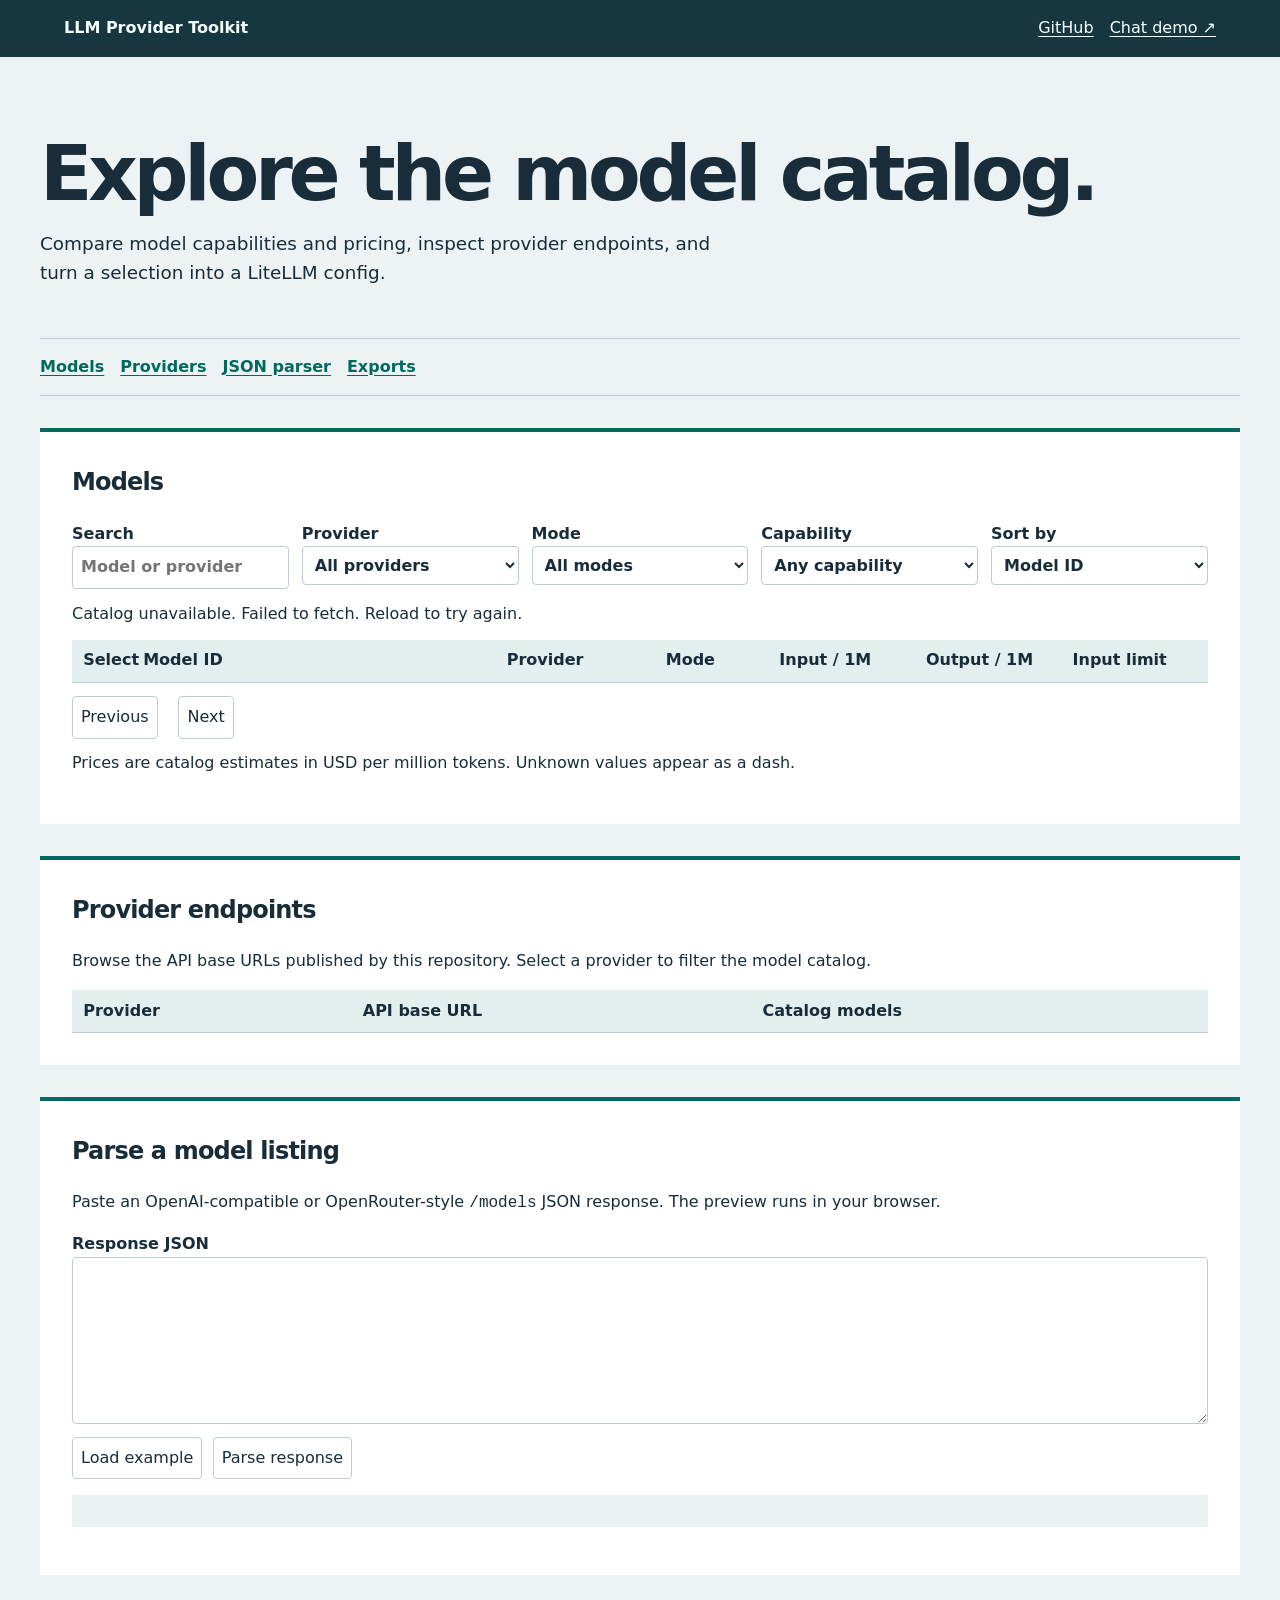
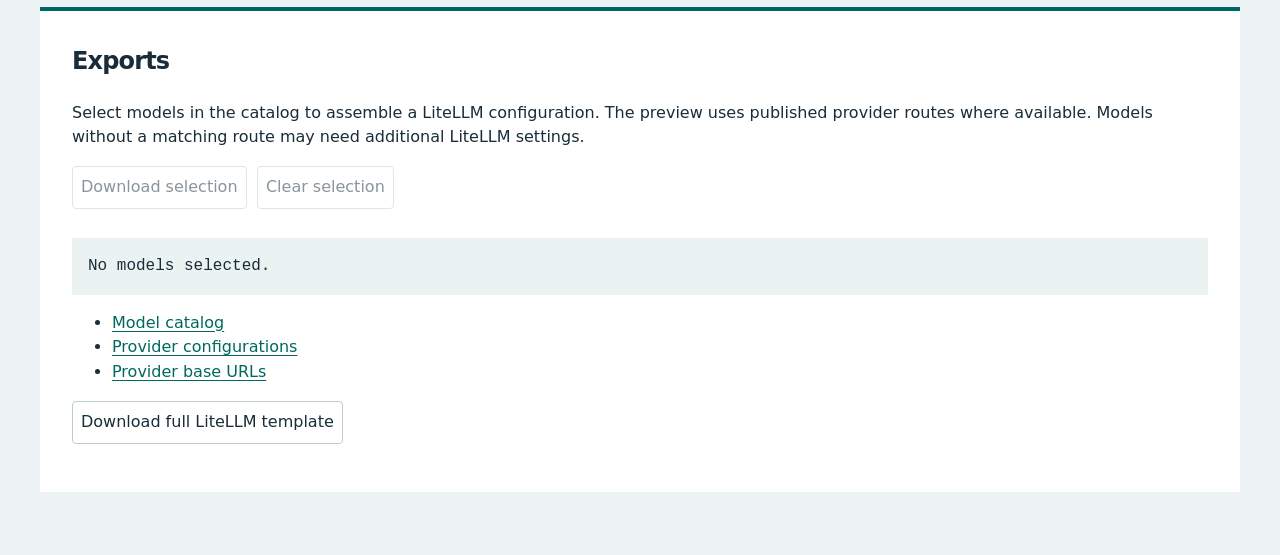
<file: docs/index.html>
<!doctype html>
<html lang="en"><head><meta charset="utf-8"><meta name="viewport" content="width=device-width, initial-scale=1">
<title>LLM Provider Toolkit</title><link rel="stylesheet" href="./toolkit/toolkit.css"></head>
<body>
<header><a class="brand" href="./">LLM Provider Toolkit</a><nav><a href="https://github.com/ai-llm-experiments/llm-provider-toolkit">GitHub</a><a href="./chat/">Chat demo ↗</a></nav></header>
<main>
<section class="intro"><h1>Explore the model catalog.</h1><p>Compare model capabilities and pricing, inspect provider endpoints, and turn a selection into a LiteLLM config.</p></section>
<nav class="views" aria-label="Toolkit views"><a href="#models">Models</a><a href="#providers">Providers</a><a href="#parser">JSON parser</a><a href="#exports">Exports</a></nav>
<section id="models"><h2>Models</h2>
<form id="filters"><label>Search<input id="query" type="search" placeholder="Model or provider"></label><label>Provider<select id="provider"><option value="">All providers</option></select></label><label>Mode<select id="mode"><option value="">All modes</option></select></label><label>Capability<select id="capability"><option value="">Any capability</option><option value="supports_vision">Vision</option><option value="supports_function_calling">Function calling</option><option value="supports_response_schema">Response schema</option><option value="supports_prompt_caching">Prompt caching</option></select></label><label>Sort by<select id="sort"><option value="name">Model ID</option><option value="input_cost_per_token">Input price</option><option value="output_cost_per_token">Output price</option><option value="max_input_tokens">Input limit</option></select></label></form>
<p id="status" role="status">Loading catalog…</p>
<div class="table" tabindex="0" role="region" aria-label="Model results"><table class="model-table"><thead><tr><th scope="col">Select</th><th scope="col">Model ID</th><th scope="col">Provider</th><th scope="col">Mode</th><th scope="col">Input / 1M</th><th scope="col">Output / 1M</th><th scope="col">Input limit</th></tr></thead><tbody id="rows"></tbody></table></div>
<div class="actions"><button id="prev">Previous</button><span id="page"></span><button id="next">Next</button></div>
<p>Prices are catalog estimates in USD per million tokens. Unknown values appear as a dash.</p></section>
<section id="providers"><h2>Provider endpoints</h2><p>Browse the API base URLs published by this repository. Select a provider to filter the model catalog.</p><div class="table"><table><thead><tr><th scope="col">Provider</th><th scope="col">API base URL</th><th scope="col">Catalog models</th></tr></thead><tbody id="endpoints"></tbody></table></div></section>
<section id="parser"><h2>Parse a model listing</h2><p>Paste an OpenAI-compatible or OpenRouter-style <code>/models</code> JSON response. The preview runs in your browser.</p><label for="payload">Response JSON</label><textarea id="payload" rows="6" spellcheck="false"></textarea><div class="actions"><button id="sample">Load example</button><button id="parse">Parse response</button></div><pre id="parsed" aria-live="polite"></pre></section>
<section id="exports"><h2>Exports</h2><p>Select models in the catalog to assemble a LiteLLM configuration. The preview uses published provider routes where available. Models without a matching route may need additional LiteLLM settings.</p><div class="actions"><button id="download" disabled>Download selection</button><button id="clear" disabled>Clear selection</button></div><div class="table" id="comparison"></div><pre id="export" aria-live="polite">No models selected.</pre><ul id="artifacts"></ul><button id="download-template">Download full LiteLLM template</button><p id="template-status" role="status"></p></section>
</main><script type="module" src="./toolkit/toolkit.js"></script></body></html>
</file>
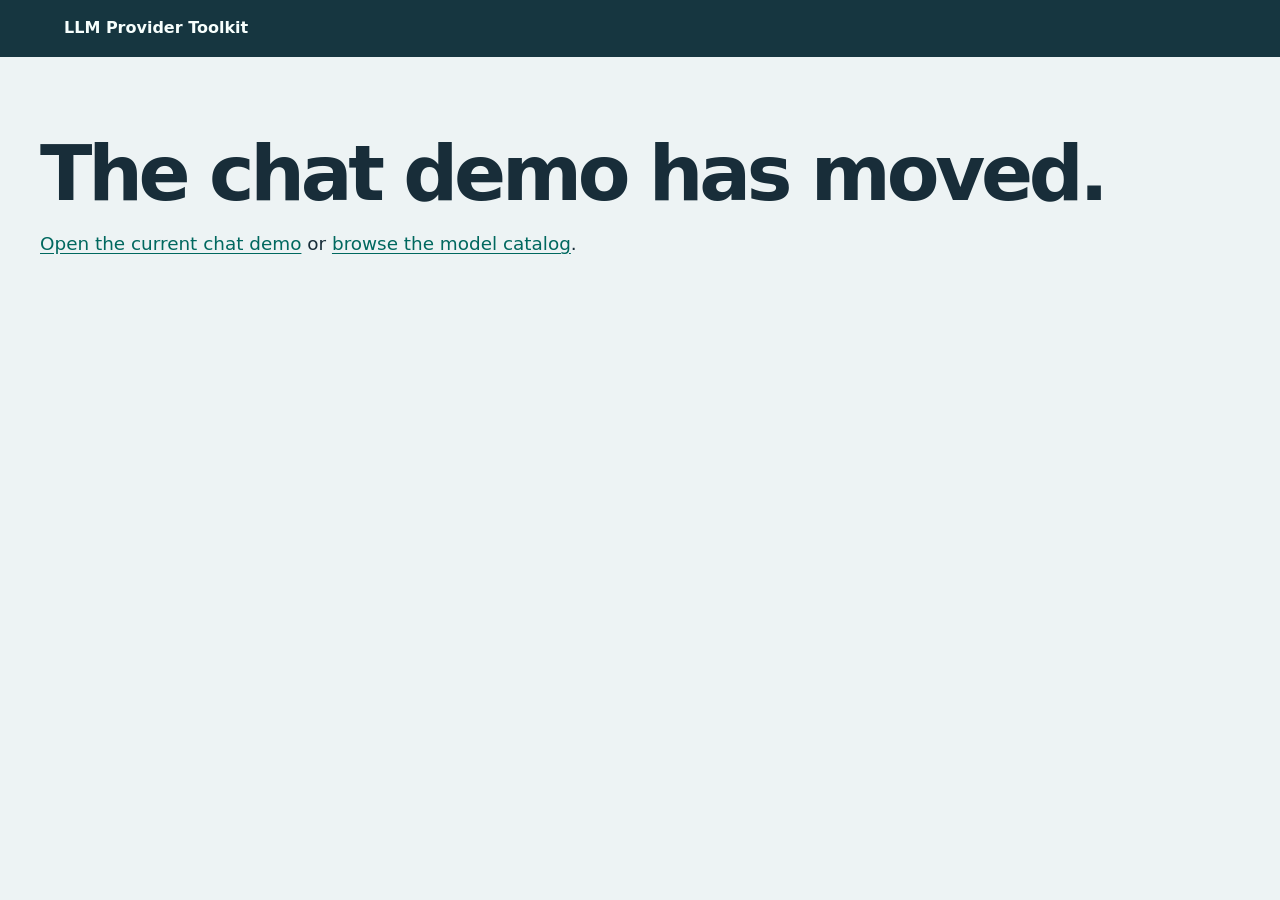
<file: docs/legacy/chatgpt-web/index.html>
<!doctype html>
<html lang="en">
<head>
  <meta charset="utf-8">
  <meta name="viewport" content="width=device-width, initial-scale=1">
  <title>Chat demo moved | LLM Provider Toolkit</title>
  <link rel="stylesheet" href="../../toolkit/toolkit.css">
</head>
<body>
  <header><a class="brand" href="../../">LLM Provider Toolkit</a></header>
  <main>
    <section class="intro">
      <h1>The chat demo has moved.</h1>
      <p><a href="../../chat/">Open the current chat demo</a> or <a href="../../">browse the model catalog</a>.</p>
    </section>
  </main>
</body>
</html>
</file>
<file: docs/toolkit/toolkit.css>
:root{font:16px/1.55 system-ui,sans-serif;color:#182d39;background:#edf3f4;--ink:#163640;--accent:#00685f;--rule:#bbcdd0}
*{box-sizing:border-box}body{margin:0}header{display:flex;justify-content:space-between;gap:1rem;align-items:center;padding:1rem max(5vw,1rem);background:var(--ink);color:#f7fffd}header a{color:inherit}nav{display:flex;flex-wrap:wrap;gap:1rem}a{color:var(--accent);text-underline-offset:3px}.brand{font-weight:750;text-decoration:none}main{width:min(90%,1200px);margin:0 auto 4rem}.intro{padding:clamp(2rem,6vw,5rem) 0 2rem}.intro p{max-width:60ch;font-size:1.15rem}h1,h2,p{margin-top:0}h1{font-size:clamp(2.3rem,6vw,4.8rem);line-height:1.05;letter-spacing:-.055em;margin-bottom:1rem}h2{letter-spacing:-.035em}.views{padding:1rem 0;border-block:1px solid var(--rule);font-weight:700}section:not(.intro){margin-top:2rem;padding:clamp(1rem,3vw,2rem);background:#fff;border-top:4px solid var(--accent)}form{display:grid;grid-template-columns:repeat(auto-fit,minmax(145px,1fr));gap:.8rem}label{display:block;font-weight:650}input,select,textarea,button{font:inherit;color:inherit;border:1px solid var(--rule);background:#fff;padding:.5rem;border-radius:4px}input:not([type=checkbox]),select,textarea{width:100%;display:block}button{cursor:pointer}button:disabled{opacity:.5;cursor:default}button:hover:enabled{background:#ddf1ed}:focus-visible{outline:3px solid #008478;outline-offset:2px}.table{overflow:auto}table{border-collapse:collapse;width:100%;text-align:left;font-variant-numeric:tabular-nums}th,td{padding:.55rem .7rem;border-bottom:1px solid var(--rule)}th{background:#e3efef;white-space:nowrap}td:nth-child(2){overflow-wrap:anywhere}tbody tr:hover{background:#f2f9f8}.actions{display:flex;align-items:center;flex-wrap:wrap;gap:.65rem;margin:.8rem 0}#status{margin:.8rem 0}pre{white-space:pre-wrap;overflow-wrap:anywhere;background:#eaf2f2;padding:1rem;max-height:24rem;overflow:auto}textarea,pre,code{font-family:ui-monospace,monospace}

/* Keep model identifiers readable while numeric columns stay aligned. */
main{width:min(calc(100% - 2rem),1200px);min-width:0}
section{min-width:0}
.model-table{min-width:760px;table-layout:fixed}
.model-table th:first-child{width:60px}
.model-table th:nth-child(2){width:32%}
.model-table th:nth-child(3){width:14%}
.model-table th:nth-child(4){width:10%}
.model-table th:nth-child(n+5){white-space:normal}
.model-table td{overflow-wrap:anywhere;vertical-align:top}
.model-table td:nth-child(n+5){white-space:nowrap;overflow-wrap:normal}
summary{cursor:pointer}
@media(max-width:540px){header{flex-wrap:wrap}.intro{padding-top:2rem}}
</file>
